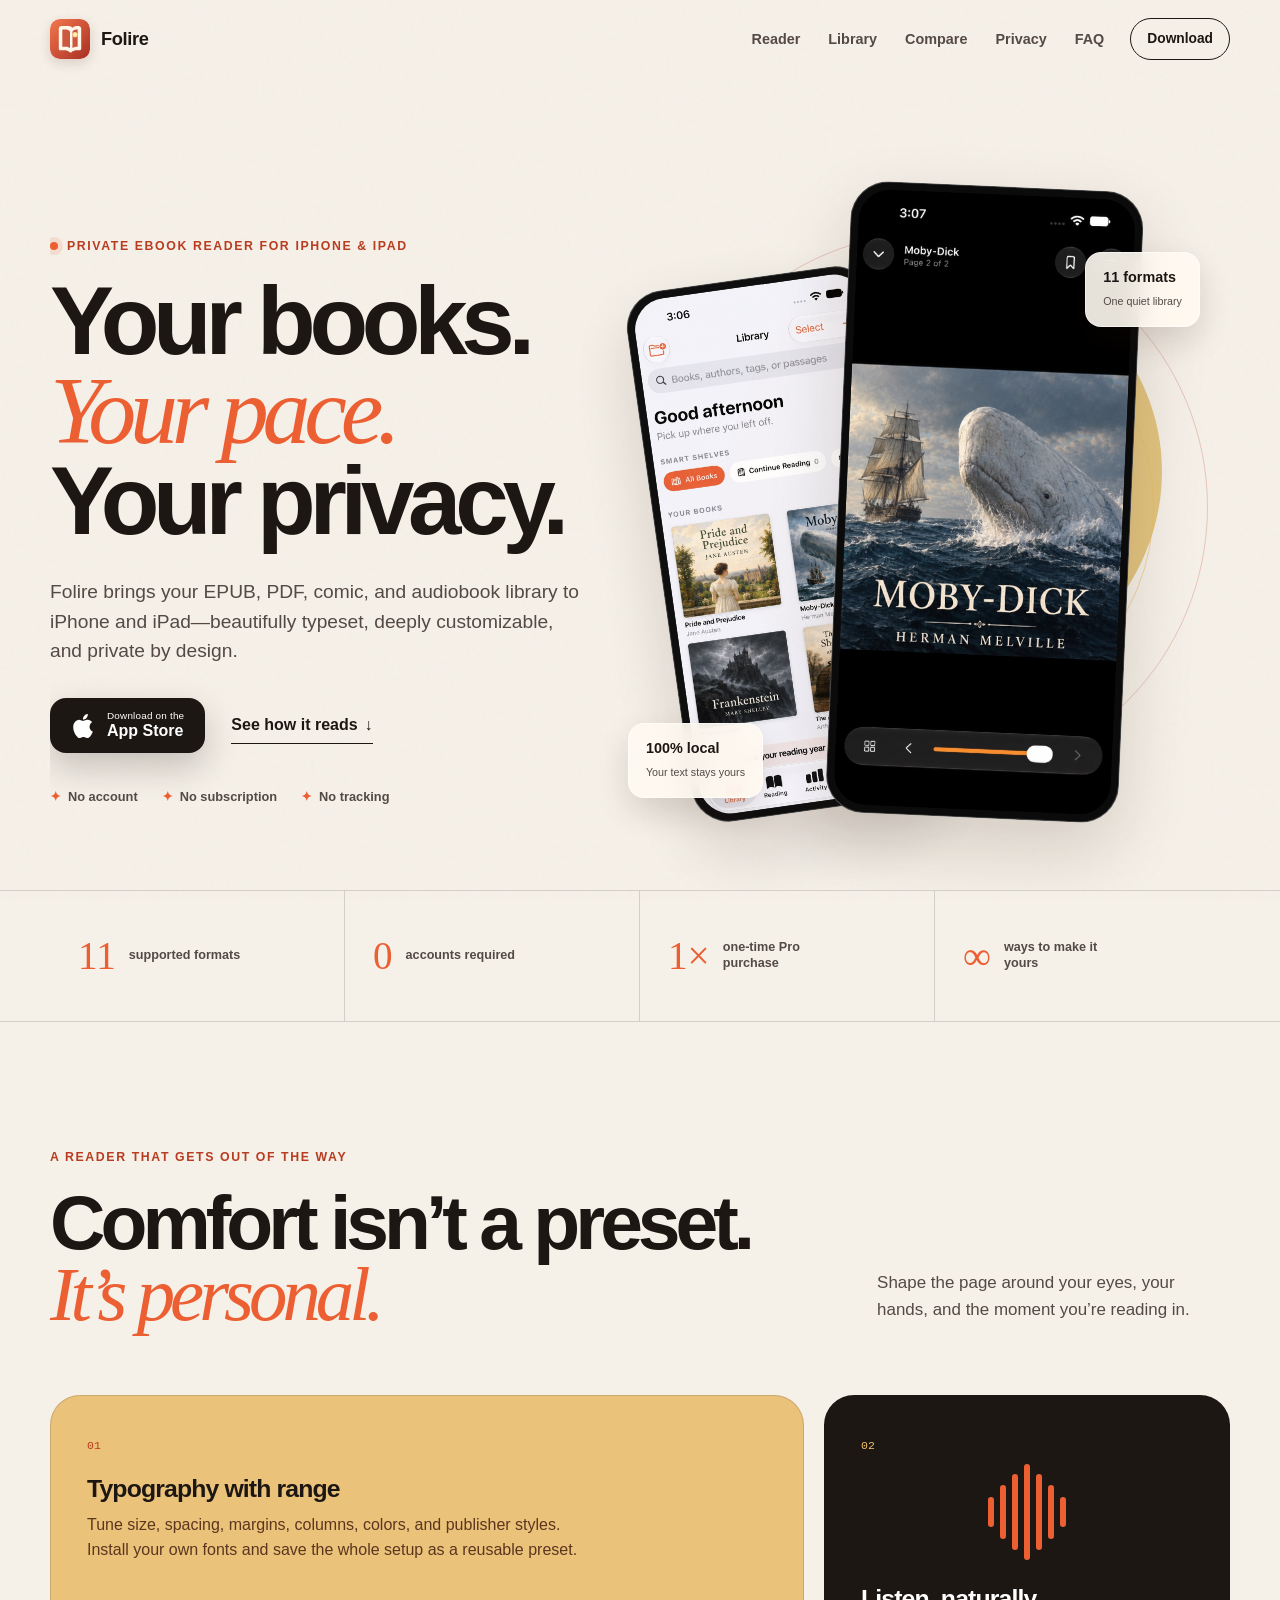
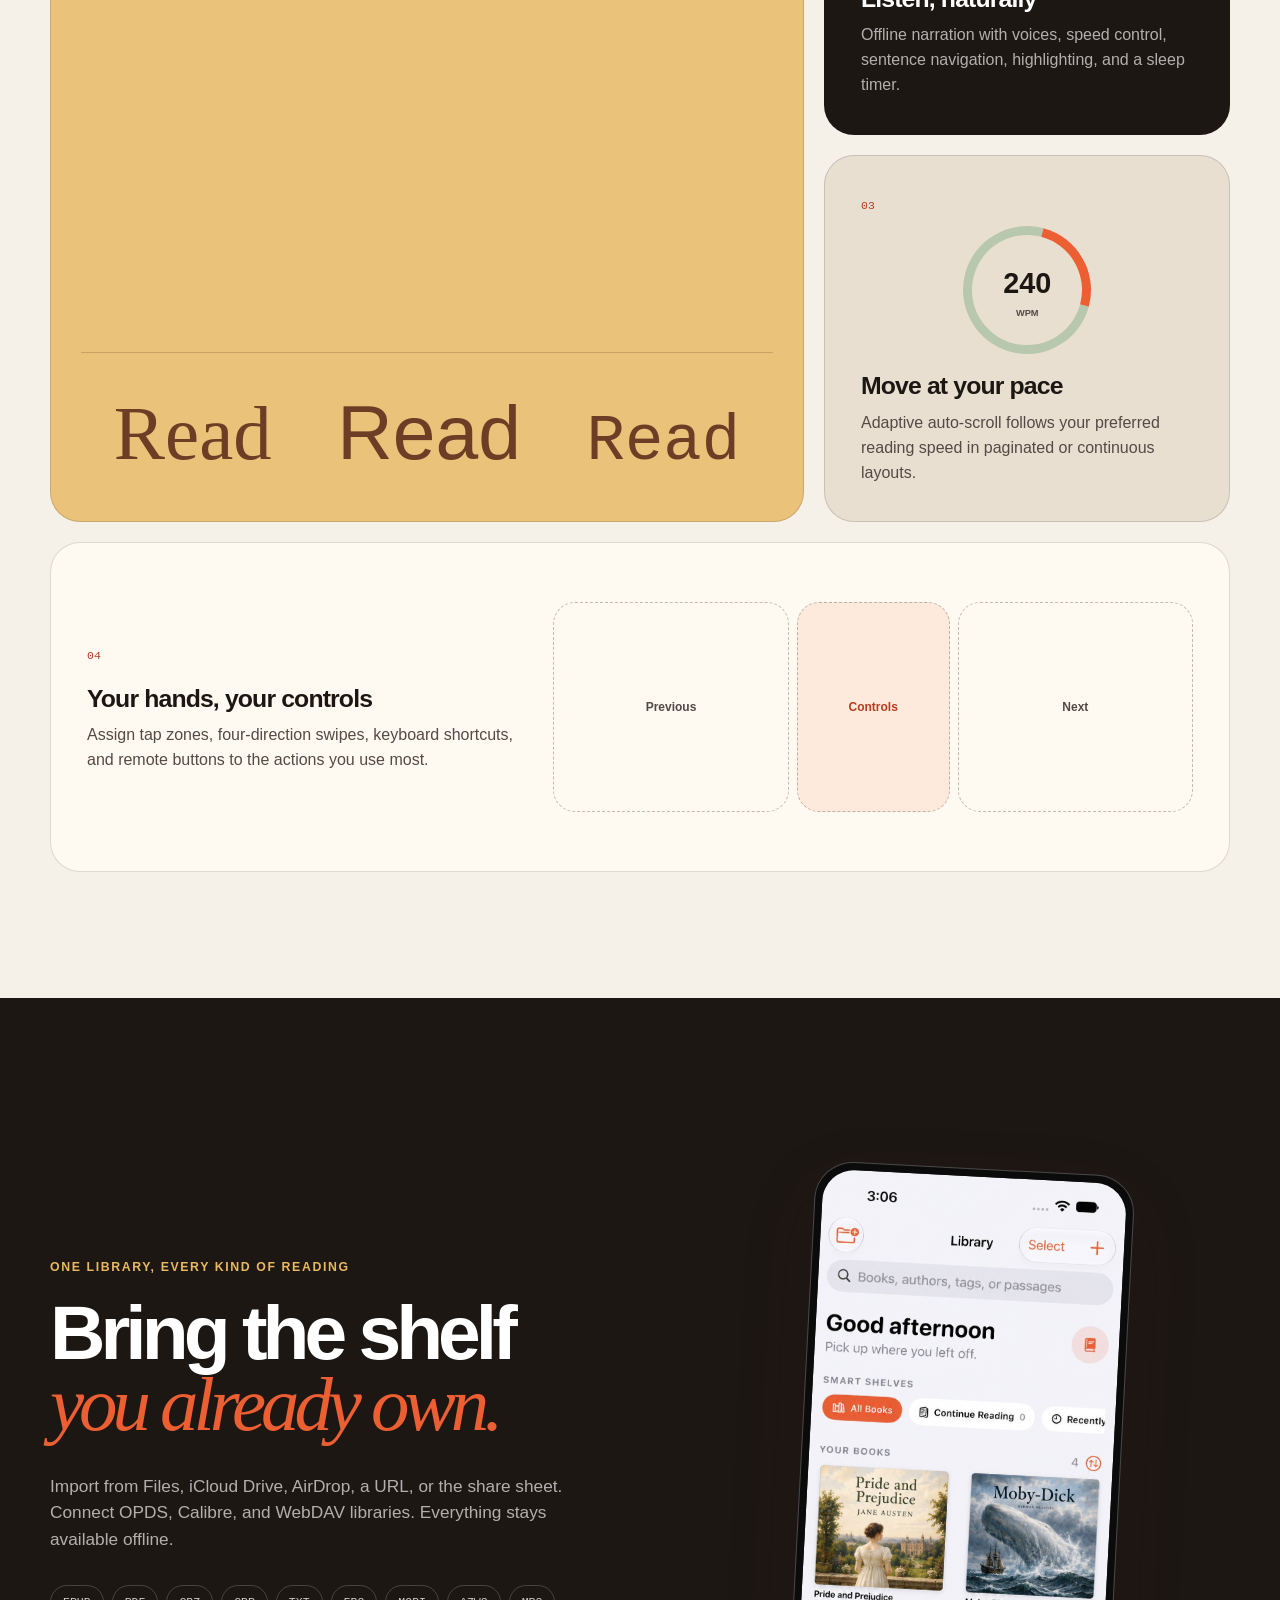
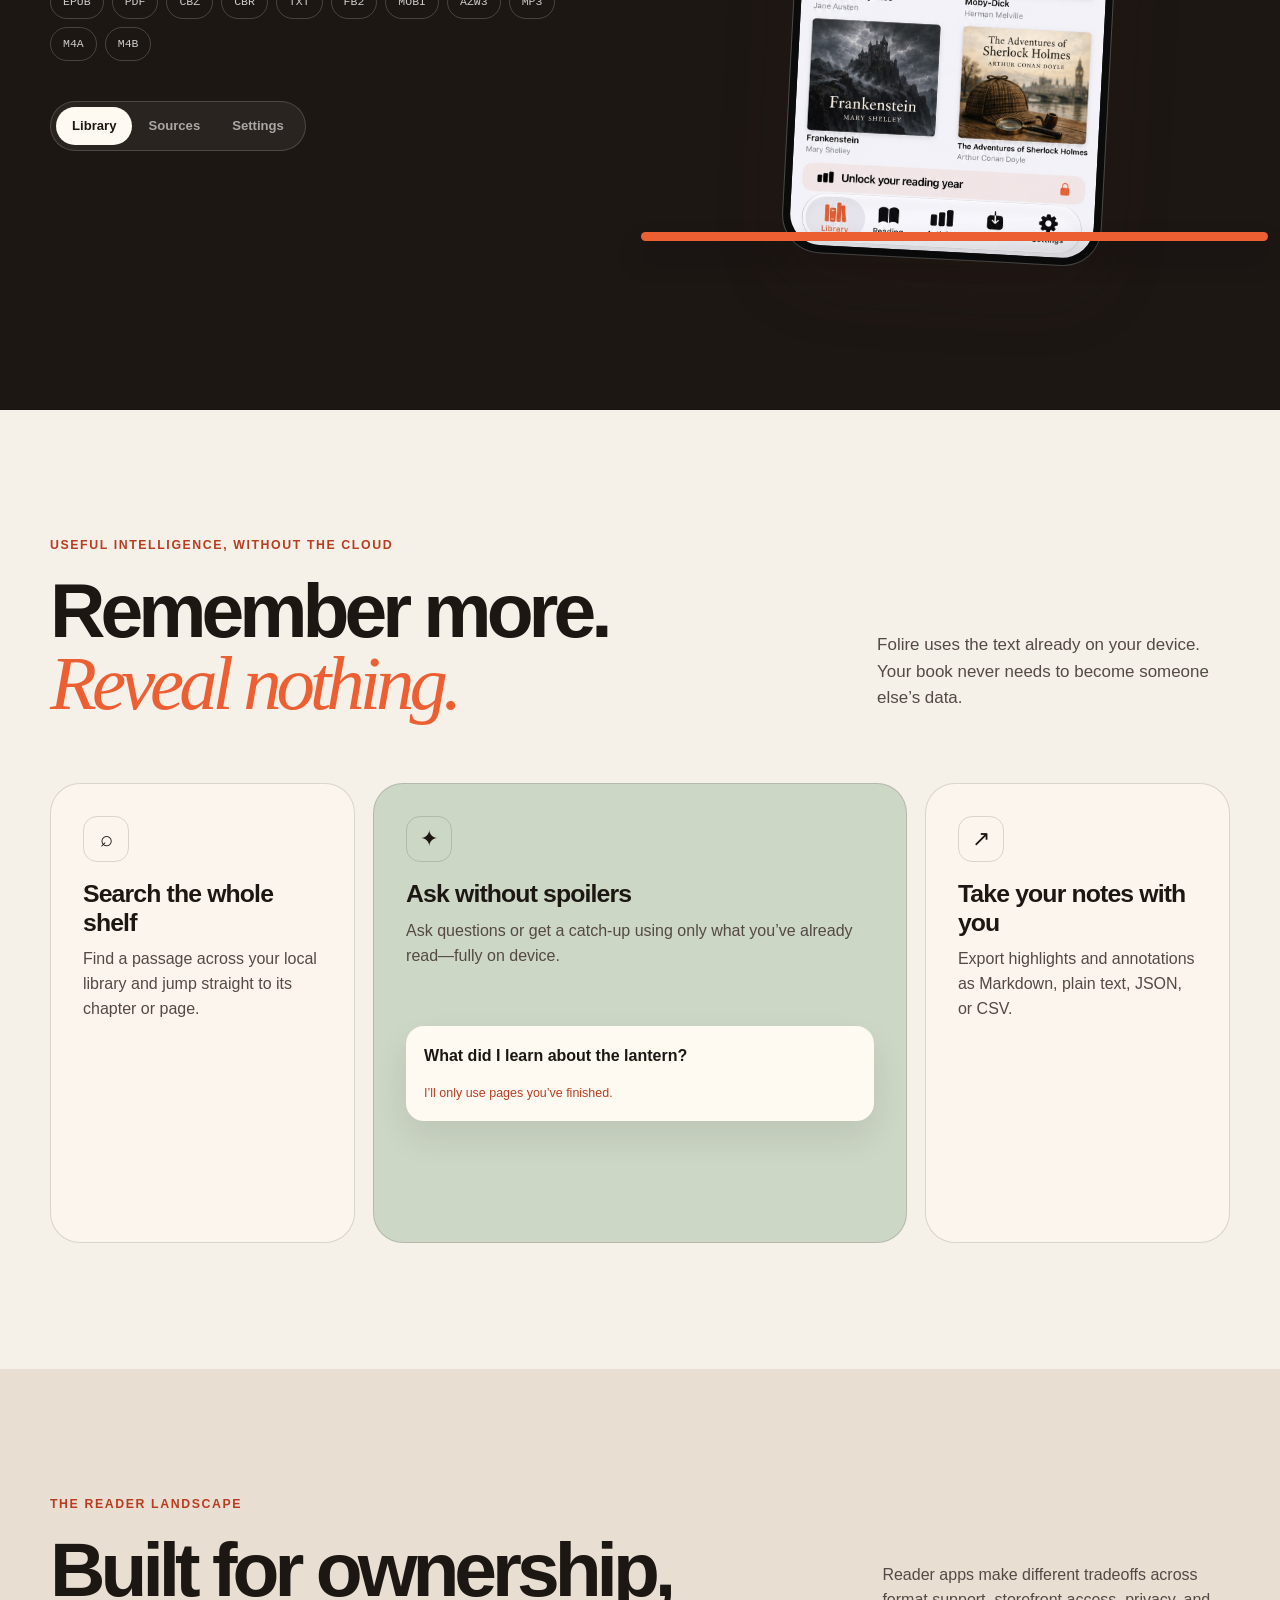
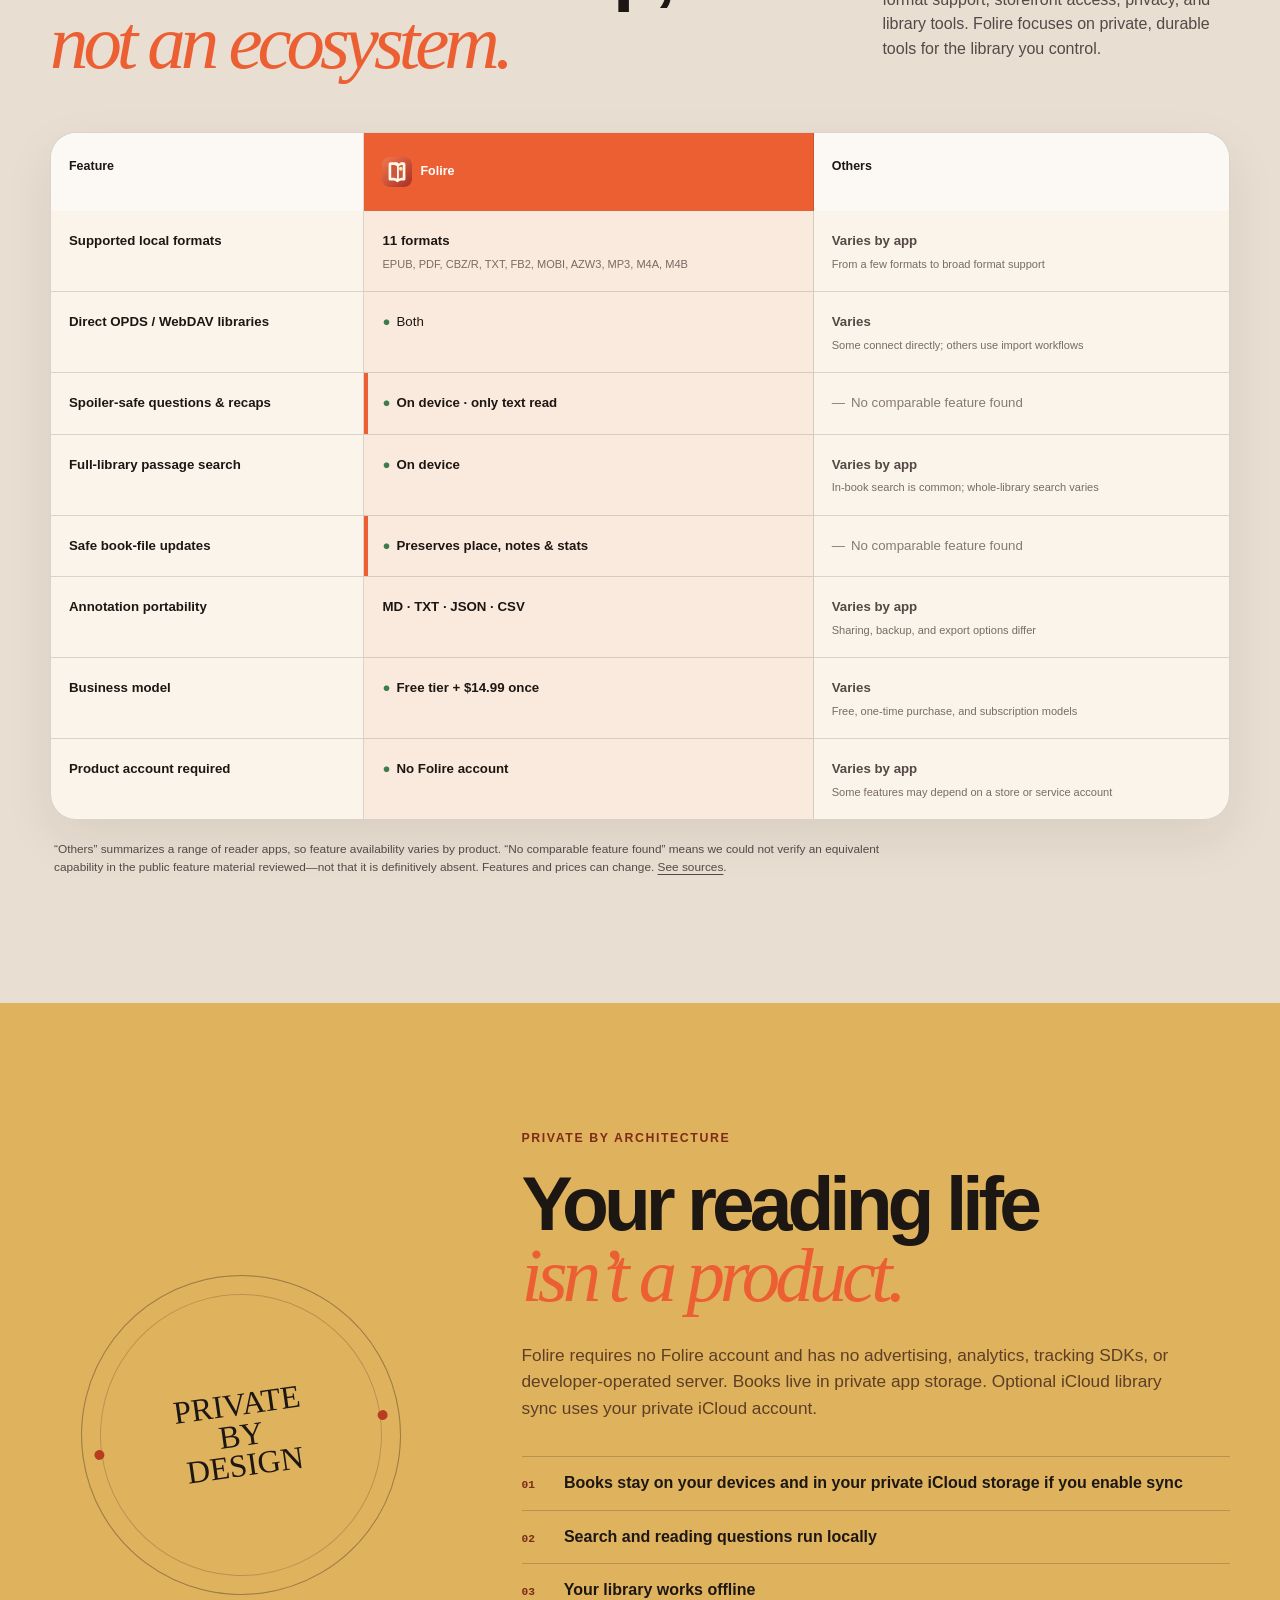
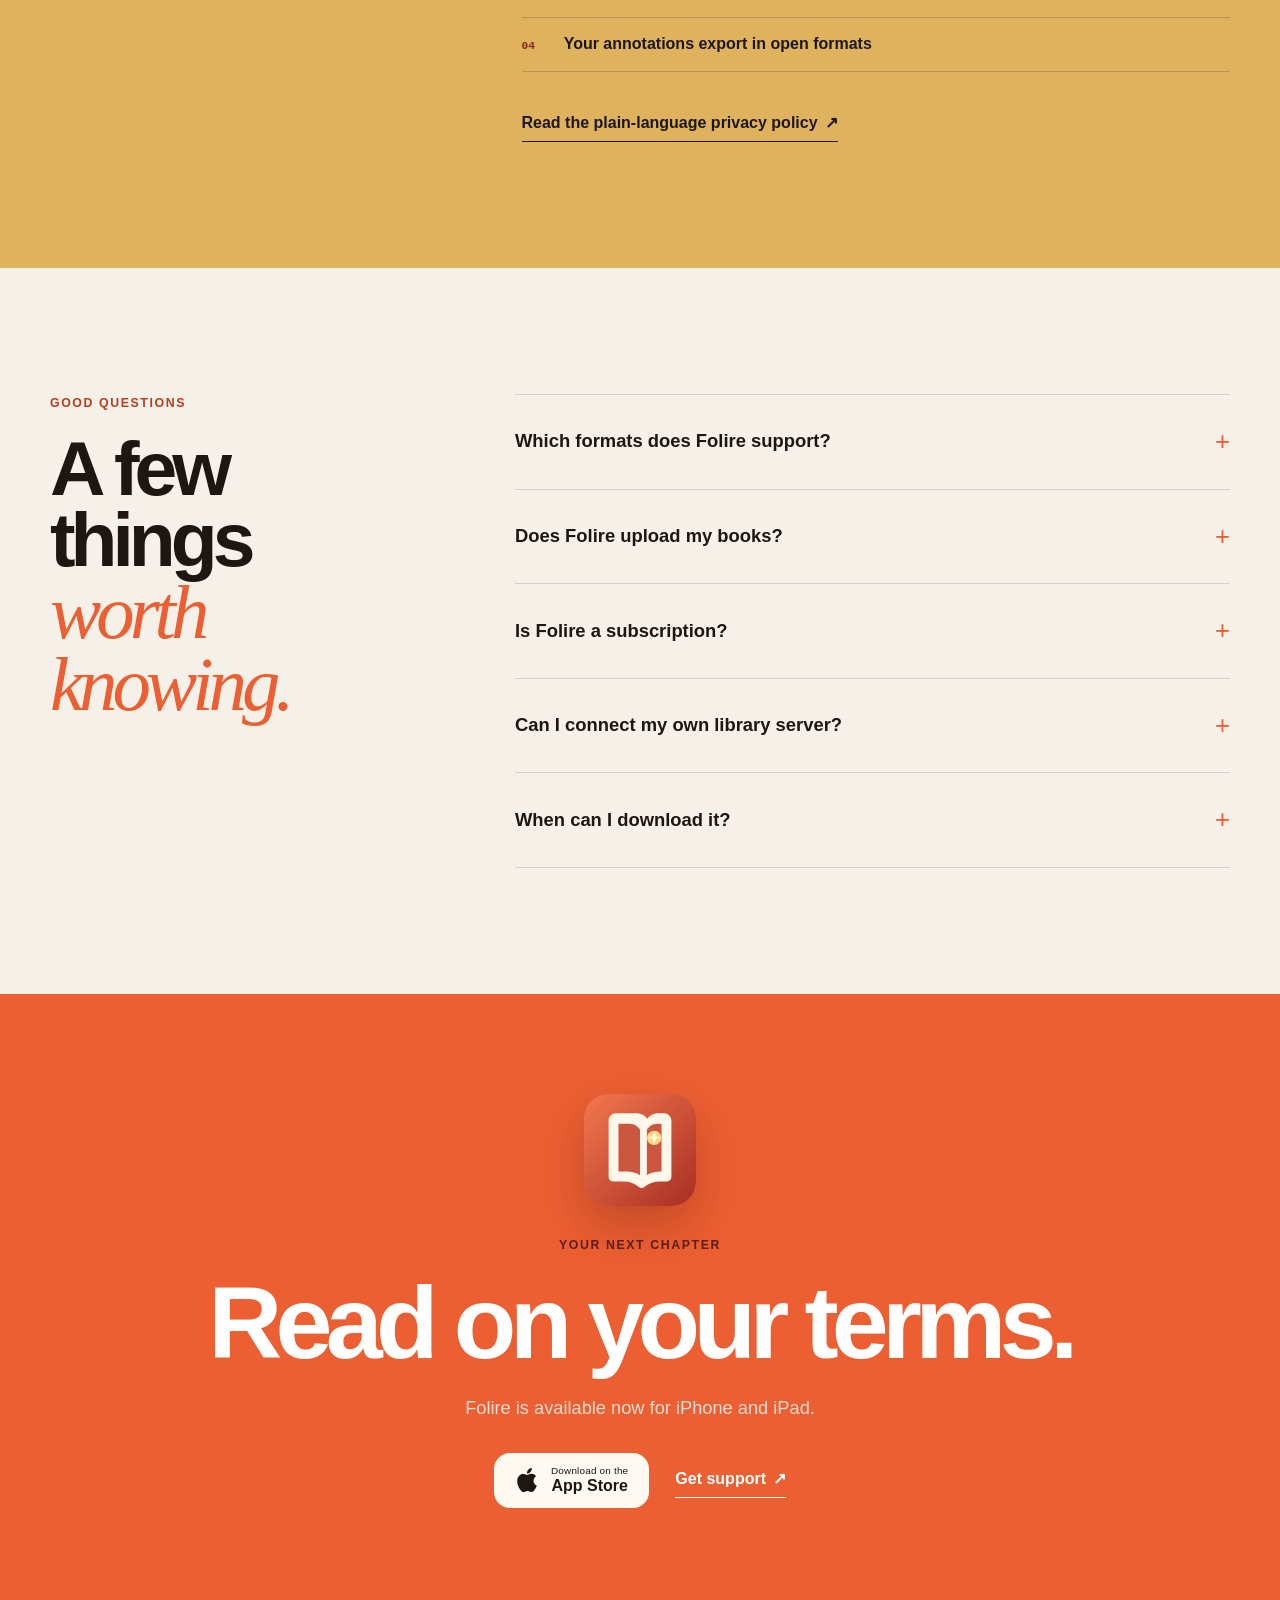
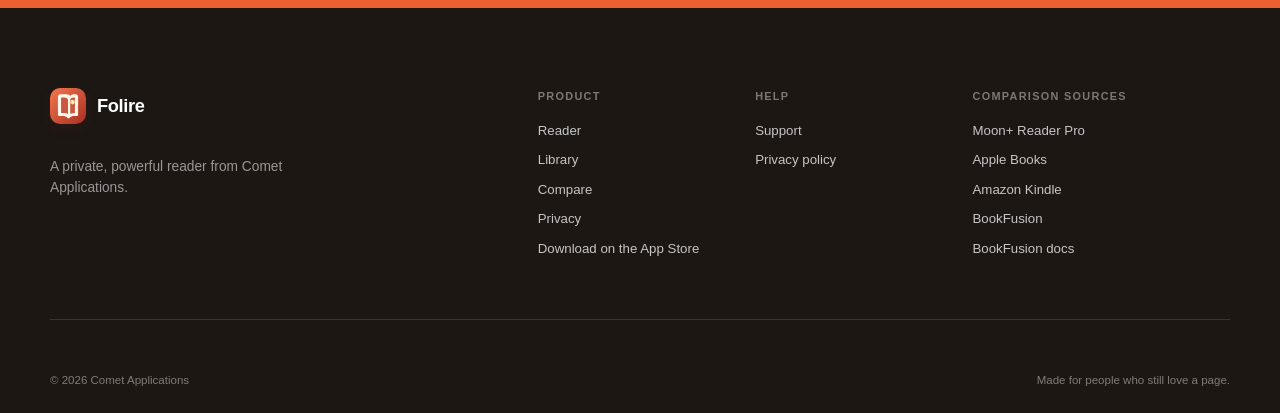
<file: index.html>
<!doctype html>
<html lang="en">
  <head>
    <meta charset="utf-8">
    <meta name="viewport" content="width=device-width, initial-scale=1">
    <meta name="theme-color" content="#1d1714">
    <meta name="apple-itunes-app" content="app-id=6814593178">
    <title>Folire: Private EPUB, PDF &amp; Audiobook Reader for iPhone and iPad</title>
    <meta name="description" content="Folire is a private ebook and audiobook reader for iPhone and iPad. Read EPUB, PDF, comics, and more with offline tools, no account, and no tracking.">
    <link rel="canonical" href="https://folire.app/">
    <meta property="og:title" content="Folire: Private EPUB, PDF &amp; Audiobook Reader">
    <meta property="og:description" content="Read the books you own on iPhone and iPad. Folire supports ebooks, comics, and audiobooks with offline tools and no tracking.">
    <meta property="og:type" content="website">
    <meta property="og:url" content="https://folire.app/">
    <meta property="og:image" content="https://folire.app/assets/library-public-domain.jpg">
    <meta property="og:image:alt" content="Folire library showing public-domain books on iPhone">
    <meta property="og:image:width" content="853">
    <meta property="og:image:height" content="1844">
    <meta name="twitter:card" content="summary_large_image">
    <script type="application/ld+json">
      {"@context":"https://schema.org","@type":"WebSite","name":"Folire","url":"https://folire.app/"}
    </script>
    <link rel="icon" href="assets/folire-icon.svg" type="image/svg+xml">
    <link rel="stylesheet" href="styles.css">
    <script defer src="script.js"></script>
  </head>
  <body>
    <a class="skip-link" href="#main">Skip to content</a>

    <header class="site-header" data-header>
      <nav class="nav shell" aria-label="Main navigation">
        <a class="brand" href="#top" aria-label="Folire home">
          <img src="assets/folire-icon.svg" alt="" width="40" height="40">
          <span>Folire</span>
        </a>
        <div class="nav-links" id="nav-links">
          <a href="#reader">Reader</a>
          <a href="#library">Library</a>
          <a href="#compare">Compare</a>
          <a href="#privacy">Privacy</a>
          <a href="#faq">FAQ</a>
        </div>
        <a class="nav-cta" href="https://apps.apple.com/us/app/folire-reader/id6814593178">Download</a>
        <button class="menu-button" type="button" aria-expanded="false" aria-controls="nav-links" aria-label="Open navigation" data-menu>
          <span></span><span></span>
        </button>
      </nav>
    </header>

    <main id="main">
      <section class="hero shell" id="top">
        <div class="hero-copy reveal">
          <div class="eyebrow"><span class="status-dot"></span> Private ebook reader for iPhone &amp; iPad</div>
          <h1>Your books.<br><em>Your pace.</em><br>Your privacy.</h1>
          <p class="hero-lede">Folire brings your EPUB, PDF, comic, and audiobook library to iPhone and iPad—beautifully typeset, deeply customizable, and private by design.</p>
          <div class="hero-actions">
            <a class="button button-primary" href="https://apps.apple.com/us/app/folire-reader/id6814593178">
              <!-- Apple logo from Bootstrap Icons; see assets/apple-icon-LICENSE.txt. -->
              <svg class="apple-mark" xmlns="http://www.w3.org/2000/svg" viewBox="0 0 16 16" width="24" height="24" fill="currentColor" aria-hidden="true" focusable="false">
                <path d="M11.182.008C11.148-.03 9.923.023 8.857 1.18c-1.066 1.156-.902 2.482-.878 2.516s1.52.087 2.475-1.258.762-2.391.728-2.43m3.314 11.733c-.048-.096-2.325-1.234-2.113-3.422s1.675-2.789 1.698-2.854-.597-.79-1.254-1.157a3.7 3.7 0 0 0-1.563-.434c-.108-.003-.483-.095-1.254.116-.508.139-1.653.589-1.968.607-.316.018-1.256-.522-2.267-.665-.647-.125-1.333.131-1.824.328-.49.196-1.422.754-2.074 2.237-.652 1.482-.311 3.83-.067 4.56s.625 1.924 1.273 2.796c.576.984 1.34 1.667 1.659 1.899s1.219.386 1.843.067c.502-.308 1.408-.485 1.766-.472.357.013 1.061.154 1.782.539.571.197 1.111.115 1.652-.105.541-.221 1.324-1.059 2.238-2.758q.52-1.185.473-1.282"/>
              </svg>
              <span><small>Download on the</small>App Store</span>
            </a>
            <a class="text-link" href="#reader">See how it reads <span aria-hidden="true">↓</span></a>
          </div>
          <ul class="trust-row" aria-label="Folire benefits">
            <li>No account</li>
            <li>No subscription</li>
            <li>No tracking</li>
          </ul>
        </div>

        <div class="hero-visual reveal" aria-label="Folire app shown on iPhone">
          <div class="orbit orbit-one"></div>
          <div class="orbit orbit-two"></div>
          <div class="phone phone-back" aria-hidden="true">
            <img src="assets/library-public-domain.jpg" alt="" width="853" height="1844">
          </div>
          <div class="phone phone-front">
            <img src="assets/reader-public-domain.jpg" alt="Folire displaying Moby-Dick by Herman Melville with a photographic public-domain book cover" width="853" height="1844" fetchpriority="high">
          </div>
          <div class="floating-note note-format" aria-hidden="true">
            <span>11 formats</span>
            <small>One quiet library</small>
          </div>
          <div class="floating-note note-private" aria-hidden="true">
            <span>100% local</span>
            <small>Your text stays yours</small>
          </div>
        </div>
      </section>

      <section class="promise-strip" aria-label="Product highlights">
        <div class="shell promise-grid">
          <div><strong>11</strong><span>supported formats</span></div>
          <div><strong>0</strong><span>accounts required</span></div>
          <div><strong>1×</strong><span>one-time Pro purchase</span></div>
          <div><strong>∞</strong><span>ways to make it yours</span></div>
        </div>
      </section>

      <section class="section shell" id="reader">
        <div class="section-heading reveal">
          <p class="kicker">A reader that gets out of the way</p>
          <h2>Comfort isn’t a preset.<br><em>It’s personal.</em></h2>
          <p>Shape the page around your eyes, your hands, and the moment you’re reading in.</p>
        </div>

        <div class="bento reader-bento">
          <article class="card card-large card-warm reveal">
            <div class="card-copy">
              <span class="card-number">01</span>
              <h3>Typography with range</h3>
              <p>Tune size, spacing, margins, columns, colors, and publisher styles. Install your own fonts and save the whole setup as a reusable preset.</p>
              <div class="type-samples" aria-hidden="true">
                <span class="sample-serif">Read</span>
                <span class="sample-humanist">Read</span>
                <span class="sample-mono">Read</span>
              </div>
            </div>
          </article>

          <article class="card card-dark reveal">
            <span class="card-number">02</span>
            <div class="sound-wave" aria-hidden="true"><i></i><i></i><i></i><i></i><i></i><i></i><i></i></div>
            <h3>Listen, naturally</h3>
            <p>Offline narration with voices, speed control, sentence navigation, highlighting, and a sleep timer.</p>
          </article>

          <article class="card card-cream reveal">
            <span class="card-number">03</span>
            <div class="pace-dial" aria-hidden="true"><span>240<small>wpm</small></span></div>
            <h3>Move at your pace</h3>
            <p>Adaptive auto-scroll follows your preferred reading speed in paginated or continuous layouts.</p>
          </article>

          <article class="card card-wide reveal">
            <div>
              <span class="card-number">04</span>
              <h3>Your hands, your controls</h3>
              <p>Assign tap zones, four-direction swipes, keyboard shortcuts, and remote buttons to the actions you use most.</p>
            </div>
            <div class="control-map" aria-hidden="true">
              <span class="tap left">Previous</span>
              <span class="tap center">Controls</span>
              <span class="tap right">Next</span>
            </div>
          </article>
        </div>
      </section>

      <section class="section showcase-section" id="library">
        <div class="shell showcase-grid">
          <div class="showcase-copy reveal">
            <p class="kicker">One library, every kind of reading</p>
            <h2>Bring the shelf<br><em>you already own.</em></h2>
            <p>Import from Files, iCloud Drive, AirDrop, a URL, or the share sheet. Connect OPDS, Calibre, and WebDAV libraries. Everything stays available offline.</p>
            <div class="format-cloud" aria-label="Supported formats">
              <span>EPUB</span><span>PDF</span><span>CBZ</span><span>CBR</span><span>TXT</span><span>FB2</span><span>MOBI</span><span>AZW3</span><span>MP3</span><span>M4A</span><span>M4B</span>
            </div>
            <div class="showcase-tabs" role="tablist" aria-label="App preview">
              <button role="tab" aria-selected="true" aria-controls="preview-panel" data-preview="library-public-domain.jpg" data-alt="Folire library with Pride and Prejudice, Moby-Dick, Frankenstein, and The Adventures of Sherlock Holmes">Library</button>
              <button role="tab" aria-selected="false" aria-controls="preview-panel" data-preview="sources.png" data-alt="Folire sources screen with import and network library options">Sources</button>
              <button role="tab" aria-selected="false" aria-controls="preview-panel" data-preview="settings.png" data-alt="Folire settings with reading goal and typography options">Settings</button>
            </div>
          </div>
          <div class="showcase-device reveal" id="preview-panel" role="tabpanel">
            <div class="phone phone-showcase">
              <img data-preview-image src="assets/library-public-domain.jpg" alt="Folire library with Pride and Prejudice, Moby-Dick, Frankenstein, and The Adventures of Sherlock Holmes" width="853" height="1844" loading="lazy" decoding="async">
            </div>
            <div class="shelf-line" aria-hidden="true"></div>
          </div>
        </div>
      </section>

      <section class="section shell intelligence">
        <div class="section-heading reveal">
          <p class="kicker">Useful intelligence, without the cloud</p>
          <h2>Remember more.<br><em>Reveal nothing.</em></h2>
          <p>Folire uses the text already on your device. Your book never needs to become someone else’s data.</p>
        </div>
        <div class="intelligence-grid">
          <article class="insight-card reveal">
            <div class="insight-icon">⌕</div>
            <h3>Search the whole shelf</h3>
            <p>Find a passage across your local library and jump straight to its chapter or page.</p>
          </article>
          <article class="insight-card featured reveal">
            <div class="insight-icon">✦</div>
            <h3>Ask without spoilers</h3>
            <p>Ask questions or get a catch-up using only what you’ve already read—fully on device.</p>
            <div class="assistant-demo" aria-hidden="true">
              <p>What did I learn about the lantern?</p>
              <span>I’ll only use pages you’ve finished.</span>
            </div>
          </article>
          <article class="insight-card reveal">
            <div class="insight-icon">↗</div>
            <h3>Take your notes with you</h3>
            <p>Export highlights and annotations as Markdown, plain text, JSON, or CSV.</p>
          </article>
        </div>
      </section>

      <section class="section compare-section" id="compare">
        <div class="shell">
          <div class="compare-heading reveal">
            <div>
              <p class="kicker">The reader landscape</p>
              <h2>Built for ownership,<br><em>not an ecosystem.</em></h2>
            </div>
            <p>Reader apps make different tradeoffs across format support, storefront access, privacy, and library tools. Folire focuses on private, durable tools for the library you control.</p>
          </div>

          <div class="comparison-wrap reveal" tabindex="0" aria-label="Scrollable reader app comparison">
            <table class="comparison-table">
              <thead>
                <tr>
                  <th scope="col">Feature</th>
                  <th scope="col" class="folire-col"><img src="assets/folire-icon.svg" alt="" width="30" height="30">Folire</th>
                  <th scope="col">Others</th>
                </tr>
              </thead>
              <tbody>
                <tr>
                  <th scope="row">Supported local formats</th>
                  <td class="folire-col"><strong>11 formats</strong><small>EPUB, PDF, CBZ/R, TXT, FB2, MOBI, AZW3, MP3, M4A, M4B</small></td>
                  <td><strong>Varies by app</strong><small>From a few formats to broad format support</small></td>
                </tr>
                <tr>
                  <th scope="row">Direct OPDS / WebDAV libraries</th>
                  <td class="folire-col"><span class="yes">Both</span></td>
                  <td><strong>Varies</strong><small>Some connect directly; others use import workflows</small></td>
                </tr>
                <tr class="differentiator">
                  <th scope="row">Spoiler-safe questions &amp; recaps</th>
                  <td class="folire-col"><span class="best">On device · only text read</span></td>
                  <td><span class="muted">No comparable feature found</span></td>
                </tr>
                <tr>
                  <th scope="row">Full-library passage search</th>
                  <td class="folire-col"><span class="best">On device</span></td>
                  <td><strong>Varies by app</strong><small>In-book search is common; whole-library search varies</small></td>
                </tr>
                <tr class="differentiator">
                  <th scope="row">Safe book-file updates</th>
                  <td class="folire-col"><span class="best">Preserves place, notes &amp; stats</span></td>
                  <td><span class="muted">No comparable feature found</span></td>
                </tr>
                <tr>
                  <th scope="row">Annotation portability</th>
                  <td class="folire-col"><strong>MD · TXT · JSON · CSV</strong></td>
                  <td><strong>Varies by app</strong><small>Sharing, backup, and export options differ</small></td>
                </tr>
                <tr>
                  <th scope="row">Business model</th>
                  <td class="folire-col"><span class="best">Free tier + $14.99 once</span></td>
                  <td><strong>Varies</strong><small>Free, one-time purchase, and subscription models</small></td>
                </tr>
                <tr>
                  <th scope="row">Product account required</th>
                  <td class="folire-col"><span class="best">No Folire account</span></td>
                  <td><strong>Varies by app</strong><small>Some features may depend on a store or service account</small></td>
                </tr>
              </tbody>
            </table>
          </div>
          <p class="comparison-note reveal">“Others” summarizes a range of reader apps, so feature availability varies by product. “No comparable feature found” means we could not verify an equivalent capability in the public feature material reviewed—not that it is definitively absent. Features and prices can change. <a href="#comparison-sources">See sources</a>.</p>
        </div>
      </section>

      <section class="section privacy-section" id="privacy">
        <div class="shell privacy-grid">
          <div class="privacy-seal reveal" aria-hidden="true">
            <div class="seal-ring"><span>PRIVATE<br>BY<br>DESIGN</span></div>
          </div>
          <div class="privacy-copy reveal">
            <p class="kicker">Private by architecture</p>
            <h2>Your reading life<br><em>isn’t a product.</em></h2>
            <p>Folire requires no Folire account and has no advertising, analytics, tracking SDKs, or developer-operated server. Books live in private app storage. Optional iCloud library sync uses your private iCloud account.</p>
            <ul class="privacy-list">
              <li><span>01</span> Books stay on your devices and in your private iCloud storage if you enable sync</li>
              <li><span>02</span> Search and reading questions run locally</li>
              <li><span>03</span> Your library works offline</li>
              <li><span>04</span> Your annotations export in open formats</li>
            </ul>
            <a class="text-link" href="https://comet-applications.github.io/app-support/folire/privacy.html">Read the plain-language privacy policy <span aria-hidden="true">↗</span></a>
          </div>
        </div>
      </section>

      <section class="section shell faq-section" id="faq">
        <div class="faq-intro reveal">
          <p class="kicker">Good questions</p>
          <h2>A few things<br><em>worth knowing.</em></h2>
        </div>
        <div class="faq-list">
          <details class="reveal">
            <summary>Which formats does Folire support?<span>+</span></summary>
            <p>DRM-free EPUB, PDF, CBZ, CBR, TXT, FB2, MOBI, and AZW3 books, plus MP3, M4A, and M4B audiobooks. Folire cannot remove or bypass DRM.</p>
          </details>
          <details class="reveal">
            <summary>Does Folire upload my books?<span>+</span></summary>
            <p>Imported books are copied into Folire’s private local storage. If you enable iCloud library sync, Folire uploads book files and reading data to your private iCloud storage so you can open your books on another device. Folire does not upload books to a developer-operated server.</p>
          </details>
          <details class="reveal">
            <summary>Is Folire a subscription?<span>+</span></summary>
            <p>No. The free version supports a five-book library. Folire Pro is a one-time $14.99 purchase for unlimited books and every advanced feature.</p>
          </details>
          <details class="reveal">
            <summary>Can I connect my own library server?<span>+</span></summary>
            <p>Yes. Folire supports OPDS 1 and 2 catalogs, Calibre Content Server, authenticated WebDAV, and direct book URLs.</p>
          </details>
          <details class="reveal">
            <summary>When can I download it?<span>+</span></summary>
            <p>Folire is available now for iPhone and iPad. <a href="https://apps.apple.com/us/app/folire-reader/id6814593178">Download it on the App Store</a>.</p>
          </details>
        </div>
      </section>

      <section class="download-section" id="download">
        <div class="shell download-inner reveal">
          <img src="assets/folire-icon.svg" alt="Folire app icon" width="112" height="112">
          <p class="kicker">Your next chapter</p>
          <h2>Read on your terms.</h2>
          <p>Folire is available now for iPhone and iPad.</p>
          <div class="download-actions">
            <a class="button button-light" href="https://apps.apple.com/us/app/folire-reader/id6814593178">
              <!-- Apple logo from Bootstrap Icons; see assets/apple-icon-LICENSE.txt. -->
              <svg class="apple-mark" xmlns="http://www.w3.org/2000/svg" viewBox="0 0 16 16" width="24" height="24" fill="currentColor" aria-hidden="true" focusable="false">
                <path d="M11.182.008C11.148-.03 9.923.023 8.857 1.18c-1.066 1.156-.902 2.482-.878 2.516s1.52.087 2.475-1.258.762-2.391.728-2.43m3.314 11.733c-.048-.096-2.325-1.234-2.113-3.422s1.675-2.789 1.698-2.854-.597-.79-1.254-1.157a3.7 3.7 0 0 0-1.563-.434c-.108-.003-.483-.095-1.254.116-.508.139-1.653.589-1.968.607-.316.018-1.256-.522-2.267-.665-.647-.125-1.333.131-1.824.328-.49.196-1.422.754-2.074 2.237-.652 1.482-.311 3.83-.067 4.56s.625 1.924 1.273 2.796c.576.984 1.34 1.667 1.659 1.899s1.219.386 1.843.067c.502-.308 1.408-.485 1.766-.472.357.013 1.061.154 1.782.539.571.197 1.111.115 1.652-.105.541-.221 1.324-1.059 2.238-2.758q.52-1.185.473-1.282"/>
              </svg>
              <span><small>Download on the</small>App Store</span>
            </a>
            <a class="text-link light" href="https://comet-applications.github.io/app-support/folire/support.html">Get support <span aria-hidden="true">↗</span></a>
          </div>
        </div>
      </section>
    </main>

    <footer class="footer">
      <div class="shell footer-grid">
        <div>
          <a class="brand footer-brand" href="#top"><img src="assets/folire-icon.svg" alt="" width="36" height="36"><span>Folire</span></a>
          <p>A private, powerful reader from Comet Applications.</p>
        </div>
        <div>
          <h3>Product</h3>
          <a href="#reader">Reader</a>
          <a href="#library">Library</a>
          <a href="#compare">Compare</a>
          <a href="#privacy">Privacy</a>
          <a href="https://apps.apple.com/us/app/folire-reader/id6814593178">Download on the App Store</a>
        </div>
        <div>
          <h3>Help</h3>
          <a href="https://comet-applications.github.io/app-support/folire/support.html">Support</a>
          <a href="https://comet-applications.github.io/app-support/folire/privacy.html">Privacy policy</a>
        </div>
        <div id="comparison-sources">
          <h3>Comparison sources</h3>
          <a href="https://play.google.com/store/apps/details?id=com.flyersoft.moonreaderp&amp;hl=en_US">Moon+ Reader Pro</a>
          <a href="https://www.apple.com/apple-books/">Apple Books</a>
          <a href="https://read.amazon.com/landing">Amazon Kindle</a>
          <a href="https://www.bookfusion.com/reading/pricing">BookFusion</a>
          <a href="https://docs.bookfusion.com/docs/">BookFusion docs</a>
        </div>
      </div>
      <div class="shell footer-bottom">
        <span>© <span data-year>2026</span> Comet Applications</span>
        <span>Made for people who still love a page.</span>
      </div>
    </footer>
  </body>
</html>
</file>
<file: styles.css>
:root {
  --ink: #1d1714;
  --ink-soft: #544945;
  --paper: #f5f0e8;
  --cream: #fffaf1;
  --orange: #ec5f32;
  --orange-dark: #b83c20;
  --gold: #e8b95f;
  --sage: #b8c8af;
  --line: rgba(29, 23, 20, 0.15);
  --radius: 30px;
  --shadow: 0 28px 70px rgba(49, 24, 13, 0.16);
}

* { box-sizing: border-box; }

html { scroll-behavior: smooth; }

body {
  margin: 0;
  color: var(--ink);
  background: var(--paper);
  font-family: -apple-system, BlinkMacSystemFont, "Segoe UI", sans-serif;
  font-size: 16px;
  line-height: 1.55;
  -webkit-font-smoothing: antialiased;
}

body::before {
  position: fixed;
  z-index: -1;
  inset: 0;
  content: "";
  pointer-events: none;
  opacity: 0.025;
  background-image: url("data:image/svg+xml,%3Csvg viewBox='0 0 180 180' xmlns='http://www.w3.org/2000/svg'%3E%3Cfilter id='n'%3E%3CfeTurbulence type='fractalNoise' baseFrequency='.9' numOctaves='4' stitchTiles='stitch'/%3E%3C/filter%3E%3Crect width='100%25' height='100%25' filter='url(%23n)' opacity='.85'/%3E%3C/svg%3E");
}

a { color: inherit; text-decoration: none; }
img { display: block; max-width: 100%; }
button { font: inherit; }

.shell { width: min(1180px, calc(100% - 48px)); margin-inline: auto; }
.section { padding-block: 126px; }

.skip-link {
  position: fixed;
  z-index: 100;
  top: 12px;
  left: 12px;
  padding: 10px 16px;
  border-radius: 100px;
  background: var(--ink);
  color: white;
  transform: translateY(-150%);
}

.skip-link:focus { transform: none; }

.site-header {
  position: fixed;
  z-index: 30;
  top: 0;
  width: 100%;
  border-bottom: 1px solid transparent;
  transition: background .25s ease, border-color .25s ease;
}

.site-header.scrolled {
  border-color: var(--line);
  background: rgba(245, 240, 232, .88);
  backdrop-filter: blur(18px);
}

.nav { display: flex; align-items: center; height: 78px; gap: 26px; }
.brand { display: inline-flex; align-items: center; gap: 11px; font-weight: 750; font-size: 1.14rem; letter-spacing: -.02em; }
.brand img { border-radius: 10px; box-shadow: 0 4px 12px rgba(94, 39, 19, .16); }
.nav-links { display: flex; align-items: center; gap: 28px; margin-left: auto; font-size: .9rem; font-weight: 580; }
.nav-links a { color: var(--ink-soft); transition: color .2s ease; }
.nav-links a:hover { color: var(--orange-dark); }
.nav-cta { padding: 9px 16px; border: 1px solid var(--ink); border-radius: 100px; font-size: .86rem; font-weight: 650; }
.menu-button { display: none; padding: 8px; border: 0; background: transparent; }
.menu-button span { display: block; width: 22px; height: 2px; margin: 5px; background: var(--ink); }

.hero {
  display: grid;
  grid-template-columns: .94fr 1.06fr;
  min-height: 890px;
  padding-top: 154px;
  align-items: center;
  gap: 44px;
  overflow: hidden;
}

.eyebrow, .kicker { margin: 0 0 20px; color: var(--orange-dark); font-size: .77rem; font-weight: 760; letter-spacing: .13em; text-transform: uppercase; }
.eyebrow { display: flex; align-items: center; gap: 9px; }
.status-dot { width: 8px; height: 8px; border-radius: 50%; background: var(--orange); box-shadow: 0 0 0 5px rgba(236, 95, 50, .13); }

h1, h2 { margin: 0; font-weight: 660; letter-spacing: -.065em; line-height: .93; }
h1 { max-width: 720px; font-size: clamp(4.4rem, 7.5vw, 7.5rem); }
h2 { font-size: clamp(3.2rem, 6vw, 5.8rem); }
h1 em, h2 em { color: var(--orange); font-family: Georgia, "Times New Roman", serif; font-weight: 400; }
.hero-lede { max-width: 560px; margin: 32px 0; color: var(--ink-soft); font-size: clamp(1.08rem, 1.5vw, 1.28rem); }
.hero-actions, .download-actions { display: flex; align-items: center; gap: 26px; flex-wrap: wrap; }

.button { display: inline-flex; align-items: center; gap: 12px; padding: 13px 21px; border-radius: 16px; font-weight: 720; line-height: 1.05; }
.button small { display: block; margin-bottom: 2px; font-size: .62rem; font-weight: 500; letter-spacing: .02em; }
.button-primary { background: var(--ink); color: white; box-shadow: 0 14px 34px rgba(29, 23, 20, .22); }
.button-light { background: var(--cream); color: var(--ink); }
.apple-mark { display: block; width: 24px; height: 24px; flex-shrink: 0; }
.text-link { display: inline-flex; align-items: center; gap: 7px; padding-block: 5px; border-bottom: 1px solid currentColor; font-weight: 690; }
.text-link.light { color: white; }
.trust-row { display: flex; padding: 0; margin: 34px 0 0; gap: 24px; list-style: none; color: var(--ink-soft); font-size: .8rem; font-weight: 620; }
.trust-row li::before { margin-right: 7px; color: var(--orange); content: "✦"; }

.hero-visual { position: relative; height: 700px; }
.phone { position: absolute; overflow: hidden; padding: 7px; border: 1px solid rgba(255,255,255,.25); border-radius: 38px; background: #0b0b0b; box-shadow: var(--shadow); }
.phone img { width: 100%; height: 100%; border-radius: 32px; object-fit: cover; }
.phone-front { z-index: 4; width: 293px; height: 632px; top: 14px; left: 50%; transform: translateX(-31%) rotate(2.5deg); }
.phone-back { z-index: 2; width: 248px; height: 536px; top: 104px; left: 5%; transform: rotate(-8deg); opacity: .98; }
.orbit { position: absolute; border: 1px solid rgba(184, 60, 32, .23); border-radius: 50%; }
.orbit-one { width: 550px; height: 550px; top: 60px; left: 5%; }
.orbit-two { width: 430px; height: 430px; top: 120px; left: 16%; border-color: rgba(232, 185, 95, .5); }
.hero-visual::before { position: absolute; width: 430px; height: 430px; top: 90px; left: 17%; border-radius: 48% 52% 56% 44%; background: #e9c46f; content: ""; filter: saturate(.8); transform: rotate(17deg); }
.floating-note { position: absolute; z-index: 8; padding: 13px 17px; border: 1px solid rgba(255,255,255,.55); border-radius: 16px; background: rgba(255, 250, 241, .9); box-shadow: 0 14px 32px rgba(49, 24, 13, .14); backdrop-filter: blur(12px); }
.floating-note span { display: block; font-size: .9rem; font-weight: 780; }
.floating-note small { color: var(--ink-soft); font-size: .67rem; }
.note-format { top: 80px; right: 5%; }
.note-private { bottom: 74px; left: 0; }

.promise-strip { border-block: 1px solid var(--line); }
.promise-grid { display: grid; grid-template-columns: repeat(4, 1fr); }
.promise-grid > div { display: flex; align-items: center; min-height: 130px; padding: 28px; gap: 13px; border-right: 1px solid var(--line); }
.promise-grid > div:last-child { border: 0; }
.promise-grid strong { color: var(--orange); font-family: Georgia, serif; font-size: 2.45rem; font-weight: 400; }
.promise-grid span { max-width: 115px; color: var(--ink-soft); font-size: .79rem; font-weight: 650; line-height: 1.25; }

.section-heading { display: grid; grid-template-columns: 1fr .46fr; align-items: end; margin-bottom: 64px; column-gap: 60px; }
.section-heading .kicker { grid-column: 1 / -1; }
.section-heading > p:last-child { margin: 0 0 8px; color: var(--ink-soft); font-size: 1.06rem; }
.bento { display: grid; grid-template-columns: 1.3fr .7fr; gap: 20px; }
.card { position: relative; min-height: 330px; padding: 36px; overflow: hidden; border: 1px solid var(--line); border-radius: var(--radius); background: var(--cream); }
.card h3, .insight-card h3 { margin: 18px 0 10px; font-size: 1.55rem; line-height: 1.15; letter-spacing: -.035em; }
.card p, .insight-card p { margin: 0; color: var(--ink-soft); }
.card-number { font-family: ui-monospace, SFMono-Regular, Menlo, monospace; color: var(--orange-dark); font-size: .72rem; }
.card-large { min-height: 510px; grid-row: span 2; }
.card-warm { background: #eac27a; }
.card-warm p { max-width: 500px; color: #5b361f; }
.card-dark { background: var(--ink); color: white; }
.card-dark p { color: rgba(255,255,255,.66); }
.card-dark .card-number { color: #f2bd68; }
.card-cream { background: #e9dfd1; }
.card-wide { display: grid; grid-template-columns: .8fr 1.2fr; grid-column: 1 / -1; align-items: center; gap: 40px; }
.type-samples { position: absolute; right: 30px; bottom: 28px; left: 30px; display: flex; align-items: baseline; justify-content: space-around; padding-top: 20px; border-top: 1px solid rgba(89, 53, 26, .22); color: #6d3e25; }
.type-samples span { font-size: clamp(3rem, 6vw, 5.4rem); }
.sample-serif { font-family: Georgia, serif; }
.sample-humanist { font-family: Avenir Next, sans-serif; font-weight: 300; }
.sample-mono { font-family: ui-monospace, monospace; font-size: clamp(2.4rem, 5vw, 4.5rem) !important; }
.sound-wave { display: flex; align-items: center; justify-content: center; height: 110px; gap: 6px; }
.sound-wave i { display: block; width: 6px; height: 30px; border-radius: 100px; background: var(--orange); animation: wave 1.5s ease-in-out infinite; }
.sound-wave i:nth-child(2), .sound-wave i:nth-child(6) { height: 54px; animation-delay: -.2s; }
.sound-wave i:nth-child(3), .sound-wave i:nth-child(5) { height: 76px; animation-delay: -.4s; }
.sound-wave i:nth-child(4) { height: 96px; animation-delay: -.6s; }
@keyframes wave { 50% { transform: scaleY(.55); } }
.pace-dial { display: grid; width: 128px; height: 128px; margin: 10px auto 4px; place-items: center; border: 9px solid var(--sage); border-right-color: var(--orange); border-radius: 50%; transform: rotate(-30deg); }
.pace-dial span { font-size: 1.8rem; font-weight: 730; transform: rotate(30deg); }
.pace-dial small { display: block; color: var(--ink-soft); font-size: .58rem; text-align: center; text-transform: uppercase; }
.control-map { display: grid; grid-template-columns: 1fr .65fr 1fr; min-height: 210px; gap: 8px; }
.tap { display: grid; place-items: center; border: 1px dashed rgba(29,23,20,.28); border-radius: 22px; color: var(--ink-soft); font-size: .75rem; font-weight: 650; }
.tap.center { background: rgba(236,95,50,.1); color: var(--orange-dark); }

.showcase-section { background: var(--ink); color: white; overflow: hidden; }
.showcase-grid { display: grid; grid-template-columns: 1fr 1fr; align-items: center; min-height: 760px; gap: 90px; }
.showcase-copy { padding-block: 40px; }
.showcase-copy > p:not(.kicker) { max-width: 600px; margin: 32px 0; color: rgba(255,255,255,.66); font-size: 1.08rem; }
.showcase-copy .kicker { color: var(--gold); }
.format-cloud { display: flex; flex-wrap: wrap; gap: 8px; margin: 28px 0 40px; }
.format-cloud span { padding: 7px 12px; border: 1px solid rgba(255,255,255,.19); border-radius: 100px; color: rgba(255,255,255,.78); font-family: ui-monospace, monospace; font-size: .72rem; }
.showcase-tabs { display: inline-flex; padding: 5px; border: 1px solid rgba(255,255,255,.16); border-radius: 100px; background: rgba(255,255,255,.06); }
.showcase-tabs button { padding: 9px 16px; border: 0; border-radius: 100px; background: transparent; color: rgba(255,255,255,.6); cursor: pointer; font-size: .82rem; font-weight: 650; }
.showcase-tabs button[aria-selected="true"] { background: var(--cream); color: var(--ink); }
.showcase-device { position: relative; height: 720px; }
.phone-showcase { width: 320px; height: 692px; top: 24px; left: 50%; transform: translateX(-50%) rotate(3deg); transition: transform .35s ease; }
.phone-showcase.changing { transform: translateX(-50%) rotate(1deg) scale(.98); }
.shelf-line { position: absolute; width: 115%; height: 9px; bottom: 23px; left: -8%; border-radius: 100px; background: var(--orange); box-shadow: 0 16px 24px rgba(0,0,0,.35); }

.intelligence-grid { display: grid; grid-template-columns: .8fr 1.4fr .8fr; gap: 18px; }
.insight-card { min-height: 370px; padding: 32px; border: 1px solid var(--line); border-radius: var(--radius); background: rgba(255,250,241,.55); }
.insight-card.featured { min-height: 460px; background: #cdd7c6; }
.insight-icon { display: grid; width: 46px; height: 46px; place-items: center; border: 1px solid var(--line); border-radius: 14px; font-size: 1.4rem; }
.assistant-demo { margin-top: 58px; padding: 18px; border-radius: 18px; background: var(--cream); box-shadow: 0 16px 34px rgba(29,23,20,.09); }
.assistant-demo p { color: var(--ink); font-weight: 680; }
.assistant-demo span { display: block; margin-top: 15px; color: var(--orange-dark); font-size: .78rem; }

.compare-section { background: #e8ded2; }
.compare-heading { display: grid; grid-template-columns: 1fr .45fr; align-items: end; margin-bottom: 54px; gap: 60px; }
.compare-heading > p { color: var(--ink-soft); }
.comparison-wrap { overflow-x: auto; border: 1px solid var(--line); border-radius: 26px; background: rgba(255,250,241,.78); box-shadow: 0 18px 50px rgba(54, 29, 18, .08); }
.comparison-table { width: 100%; min-width: 680px; border-collapse: separate; border-spacing: 0; font-size: .83rem; }
.comparison-table th, .comparison-table td { min-width: 145px; padding: 20px 18px; border-right: 1px solid var(--line); border-bottom: 1px solid var(--line); text-align: left; vertical-align: top; }
.comparison-table tr:last-child th, .comparison-table tr:last-child td { border-bottom: 0; }
.comparison-table th:last-child, .comparison-table td:last-child { border-right: 0; }
.comparison-table thead th { padding-block: 24px; background: rgba(255,255,255,.5); font-size: .78rem; }
.comparison-table thead th:first-child { min-width: 205px; }
.comparison-table thead .folire-col { display: table-cell; background: var(--orange); color: white; }
.comparison-table thead .folire-col img { display: inline-block; margin-right: 8px; border-radius: 8px; vertical-align: middle; }
.comparison-table tbody th { color: var(--ink); font-weight: 680; }
.comparison-table tbody td { color: var(--ink-soft); }
.comparison-table tbody .folire-col { background: rgba(236,95,50,.07); color: var(--ink); }
.comparison-table td strong, .comparison-table td span { display: block; }
.comparison-table td small { display: block; margin-top: 5px; color: #796b65; line-height: 1.3; }
.yes::before, .best::before { margin-right: 6px; color: #3d7b50; content: "●"; }
.best { font-weight: 740; }
.partial::before { margin-right: 6px; color: #a97724; content: "◐"; }
.muted { color: #867a74; }
.muted::before { margin-right: 6px; content: "—"; }
.differentiator .folire-col { box-shadow: inset 4px 0 0 var(--orange); }
.comparison-note { max-width: 860px; margin: 20px 4px 0; color: var(--ink-soft); font-size: .74rem; }
.comparison-note a { text-decoration: underline; text-underline-offset: 3px; }

.privacy-section { background: #dfb25e; }
.privacy-grid { display: grid; grid-template-columns: .7fr 1.3fr; align-items: center; gap: 90px; }
.privacy-seal { display: grid; place-items: center; }
.seal-ring { display: grid; width: min(320px, 100%); aspect-ratio: 1; place-items: center; border: 1px solid rgba(29,23,20,.35); border-radius: 50%; box-shadow: inset 0 0 0 18px #dfb25e, inset 0 0 0 19px rgba(29,23,20,.2); transform: rotate(-8deg); }
.seal-ring::before, .seal-ring::after { position: absolute; width: 10px; height: 10px; border-radius: 50%; background: var(--orange-dark); content: ""; transform: translateX(-143px); }
.seal-ring::after { transform: translateX(143px); }
.seal-ring span { font-family: Georgia, serif; font-size: 2rem; line-height: .95; text-align: center; }
.privacy-copy > p:not(.kicker) { max-width: 660px; margin: 30px 0; color: #5d3f25; font-size: 1.08rem; }
.privacy-copy .kicker { color: #7d2c18; }
.privacy-list { padding: 0; margin: 34px 0; list-style: none; border-top: 1px solid rgba(29,23,20,.2); }
.privacy-list li { padding: 14px 0; border-bottom: 1px solid rgba(29,23,20,.2); font-weight: 640; }
.privacy-list span { display: inline-block; width: 38px; color: #7d2c18; font-family: ui-monospace, monospace; font-size: .7rem; }

.faq-section { display: grid; grid-template-columns: .7fr 1.3fr; gap: 80px; }
.faq-intro { position: sticky; top: 120px; align-self: start; }
.faq-list { border-top: 1px solid var(--line); }
.faq-list details { border-bottom: 1px solid var(--line); }
.faq-list summary { display: flex; align-items: center; justify-content: space-between; padding: 27px 0; list-style: none; cursor: pointer; font-size: 1.15rem; font-weight: 680; }
.faq-list summary::-webkit-details-marker { display: none; }
.faq-list summary span { color: var(--orange); font-size: 1.6rem; font-weight: 350; transition: transform .2s ease; }
.faq-list details[open] summary span { transform: rotate(45deg); }
.faq-list details p { max-width: 650px; margin: -8px 0 28px; color: var(--ink-soft); }
.faq-list details p a { color: var(--orange-dark); text-decoration: underline; text-underline-offset: 3px; }

.download-section { padding: 100px 0; background: var(--orange); color: white; text-align: center; }
.download-inner { display: flex; flex-direction: column; align-items: center; }
.download-inner > img { margin-bottom: 30px; border-radius: 24px; box-shadow: 0 20px 45px rgba(77,20,8,.25); }
.download-inner .kicker { color: #5c1e10; }
.download-inner h2 { font-size: clamp(4rem, 8vw, 7rem); }
.download-inner > p:not(.kicker) { margin: 24px 0 30px; color: rgba(255,255,255,.78); font-size: 1.14rem; }

.footer { padding: 80px 0 24px; background: var(--ink); color: white; }
.footer-grid { display: grid; grid-template-columns: 1.7fr .65fr .65fr 1fr; gap: 50px; }
.footer-brand { margin-bottom: 18px; }
.footer-grid > div:first-child p { max-width: 260px; color: rgba(255,255,255,.55); font-size: .86rem; }
.footer h3 { margin: 0 0 16px; color: rgba(255,255,255,.42); font-size: .68rem; letter-spacing: .12em; text-transform: uppercase; }
.footer-grid > div:not(:first-child) a { display: block; margin: 9px 0; color: rgba(255,255,255,.75); font-size: .83rem; }
.footer-grid > div:not(:first-child) a:hover { color: white; }
.footer-bottom { display: flex; justify-content: space-between; padding-top: 52px; margin-top: 50px; border-top: 1px solid rgba(255,255,255,.12); color: rgba(255,255,255,.43); font-size: .72rem; }

.reveal { transform: translateY(24px); transition: transform .7s cubic-bezier(.2,.7,.2,1); }
.reveal.visible { transform: none; }

@media (max-width: 980px) {
  .hero { grid-template-columns: 1fr; min-height: auto; padding-top: 145px; }
  .hero-copy { max-width: 720px; }
  .hero-visual { width: min(650px, 100%); margin-inline: auto; }
  .section-heading, .compare-heading { grid-template-columns: 1fr; }
  .section-heading > p:last-child, .compare-heading > p { max-width: 620px; margin-top: 25px; }
  .intelligence-grid { grid-template-columns: 1fr 1fr; }
  .insight-card.featured { grid-column: span 2; }
  .privacy-grid { gap: 50px; }
  .footer-grid { grid-template-columns: 1.4fr 1fr 1fr; }
  .footer-grid > div:last-child { grid-column: 2 / -1; }
}

@media (max-width: 760px) {
  .shell { width: min(100% - 30px, 620px); }
  .section { padding-block: 86px; }
  .nav { height: 68px; }
  .nav-links { position: fixed; top: 68px; right: 15px; left: 15px; display: none; flex-direction: column; align-items: stretch; padding: 20px; gap: 0; border: 1px solid var(--line); border-radius: 20px; background: var(--cream); box-shadow: var(--shadow); }
  .nav-links.open { display: flex; }
  .nav-links a { padding: 13px 5px; border-bottom: 1px solid var(--line); }
  .nav-links a:last-child { border: 0; }
  .nav-cta { display: none; }
  .menu-button { display: block; margin-left: auto; }
  .hero { padding-top: 120px; }
  h1 { font-size: clamp(3.7rem, 19vw, 6rem); }
  h2 { font-size: clamp(2.9rem, 14vw, 4.6rem); }
  .trust-row { gap: 10px; justify-content: space-between; font-size: .7rem; }
  .hero-visual { height: 585px; transform: scale(.88); transform-origin: top center; margin-bottom: -70px; }
  .phone-front { left: 48%; }
  .promise-grid { grid-template-columns: 1fr 1fr; }
  .promise-grid > div { min-height: 105px; border-bottom: 1px solid var(--line); }
  .promise-grid > div:nth-child(2) { border-right: 0; }
  .promise-grid > div:nth-child(3), .promise-grid > div:nth-child(4) { border-bottom: 0; }
  .section-heading { margin-bottom: 44px; }
  .bento { grid-template-columns: 1fr; }
  .card-large { min-height: 490px; grid-row: auto; }
  .card-wide { grid-column: auto; grid-template-columns: 1fr; }
  .control-map { min-height: 160px; }
  .showcase-grid { grid-template-columns: 1fr; gap: 20px; }
  .showcase-device { height: 660px; }
  .intelligence-grid { grid-template-columns: 1fr; }
  .insight-card.featured { grid-column: auto; }
  .privacy-grid { grid-template-columns: 1fr; }
  .privacy-seal { display: none; }
  .faq-section { grid-template-columns: 1fr; gap: 50px; }
  .faq-intro { position: static; }
  .footer-grid { grid-template-columns: 1fr 1fr; }
  .footer-grid > div:first-child, .footer-grid > div:last-child { grid-column: 1 / -1; }
  .footer-bottom { flex-direction: column; gap: 8px; }
}

@media (max-width: 430px) {
  .hero-visual { width: 540px; margin-left: calc((100% - 540px)/2); transform: scale(.72); margin-bottom: -140px; }
  .hero-actions { align-items: flex-start; flex-direction: column; }
  .promise-grid > div { padding: 20px 14px; }
  .promise-grid strong { font-size: 2rem; }
  .card { padding: 26px; }
  .type-samples { right: 20px; left: 20px; }
  .showcase-tabs { width: 100%; justify-content: space-between; }
  .showcase-tabs button { padding-inline: 12px; }
  .phone-showcase { width: 280px; height: 604px; }
  .showcase-device { height: 580px; }
  .footer-grid { grid-template-columns: 1fr; }
  .footer-grid > div:last-child { grid-column: auto; }
}

@media (prefers-reduced-motion: reduce) {
  html { scroll-behavior: auto; }
  *, *::before, *::after { animation-duration: .01ms !important; animation-iteration-count: 1 !important; transition-duration: .01ms !important; }
  .reveal { opacity: 1; transform: none; }
}
</file>
